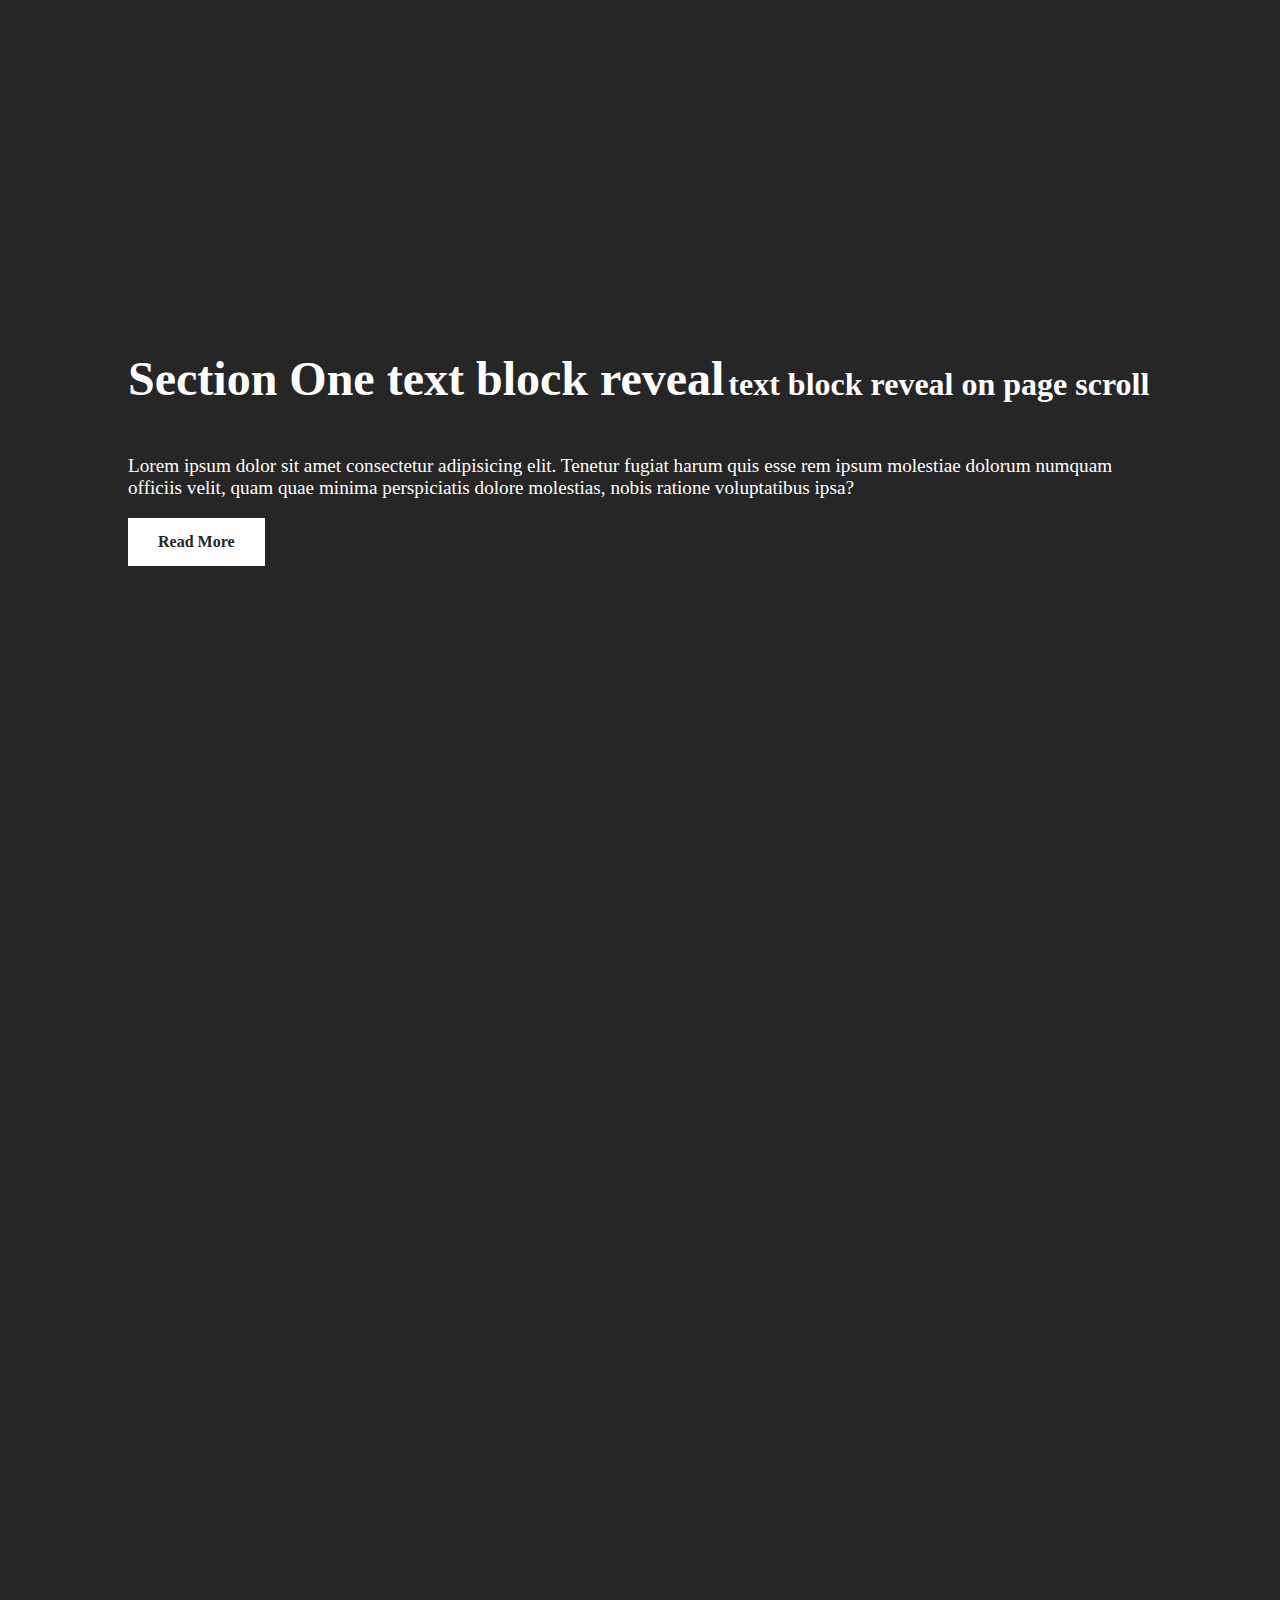
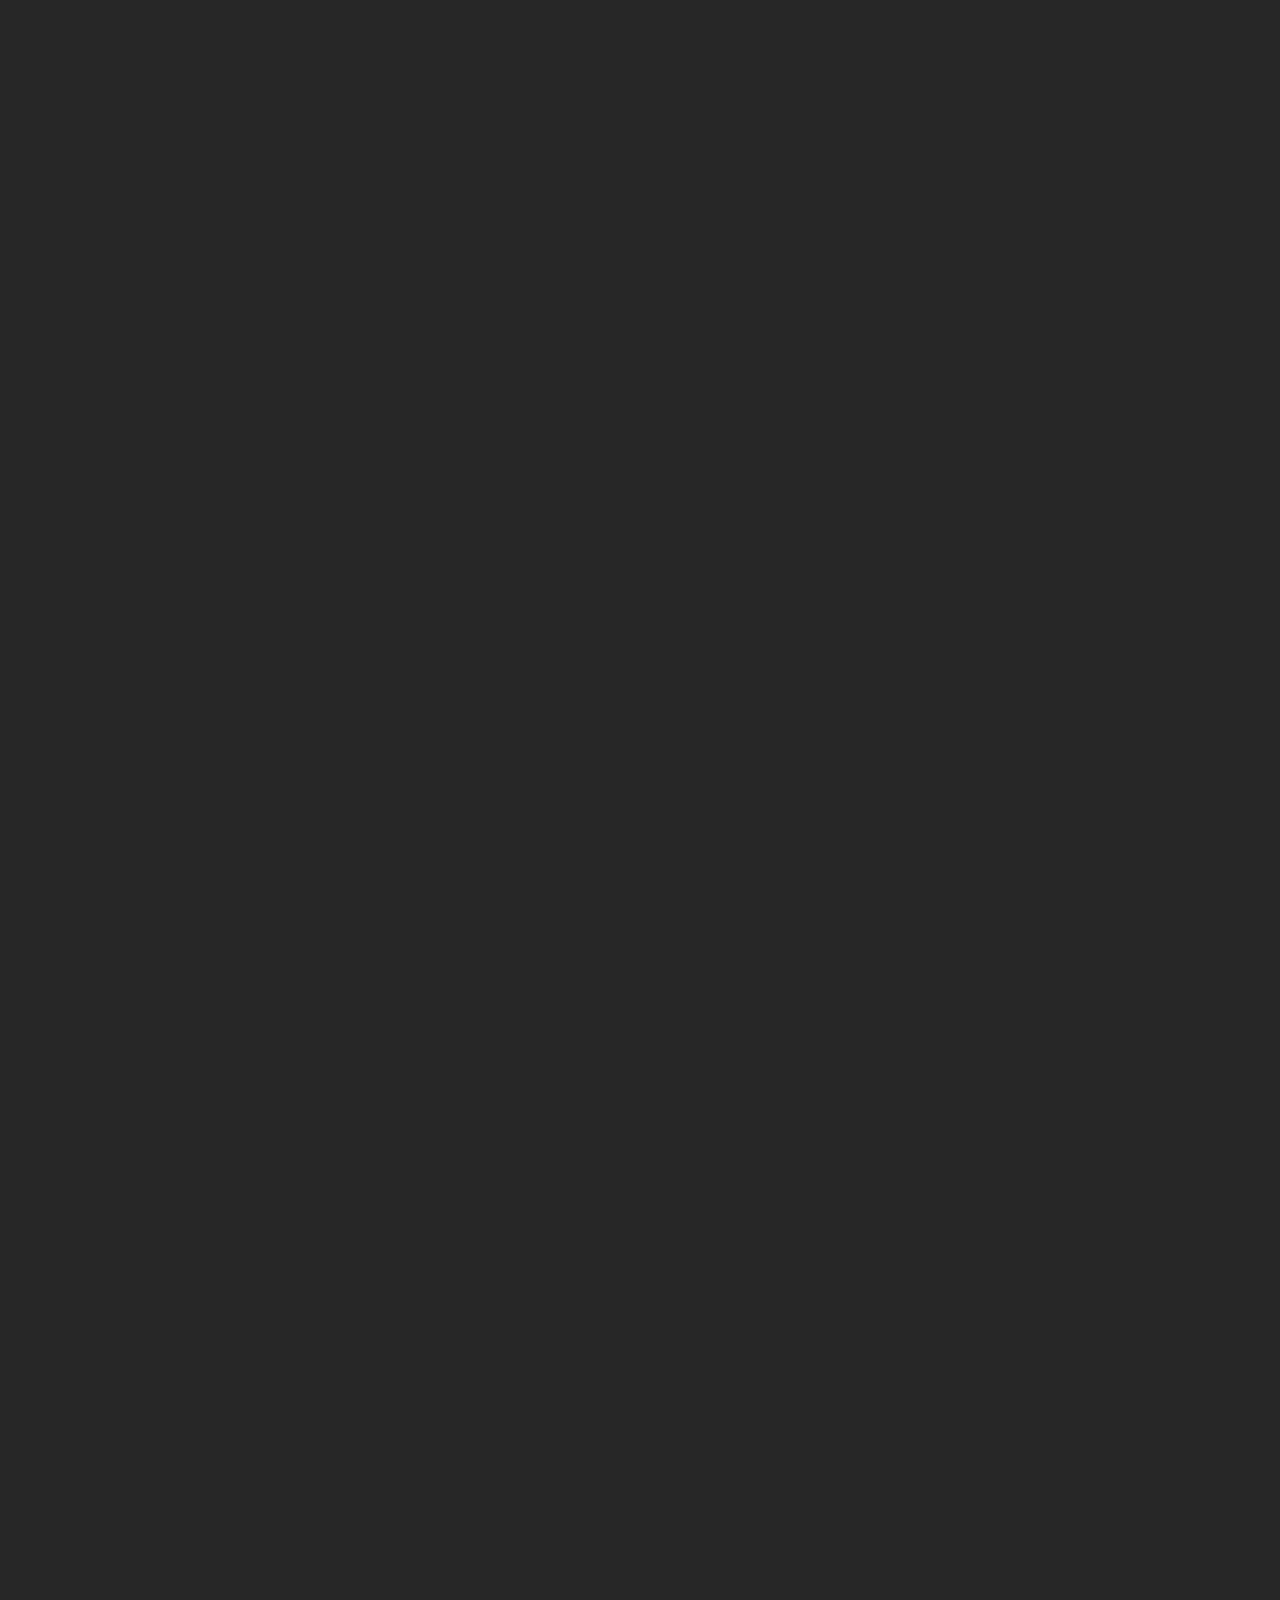
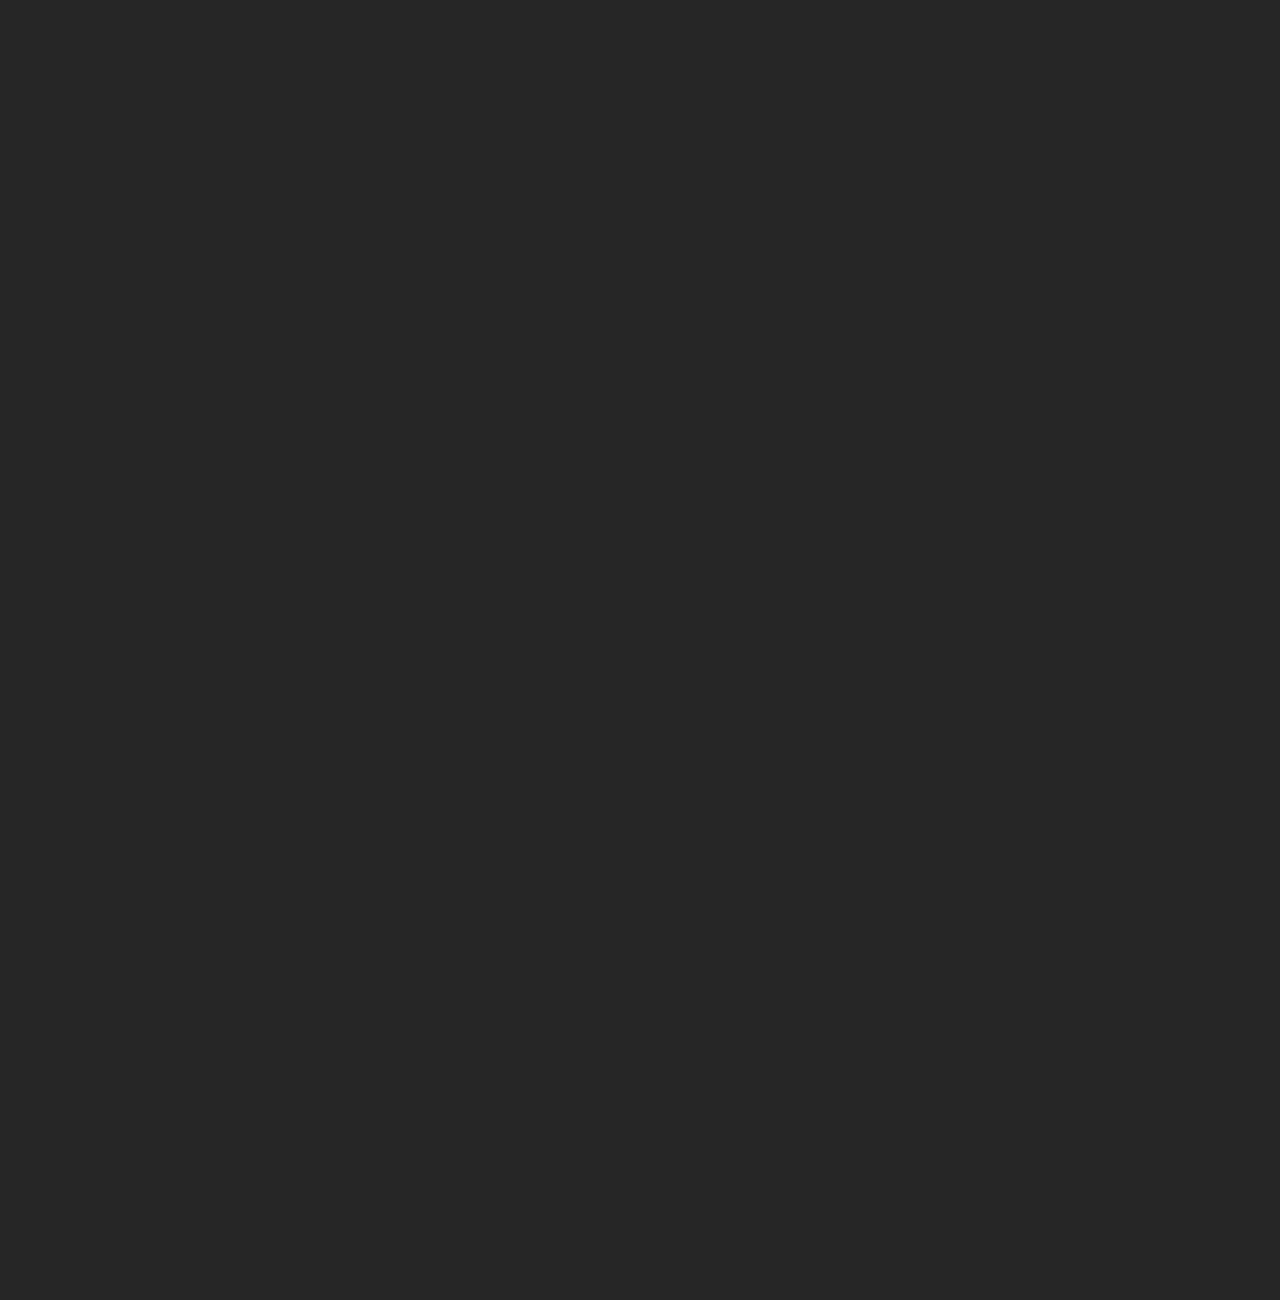
<file: Final Approach/Administration/index.html>
<!DOCTYPE html>
<html lang="en">
<head>
    <meta charset="UTF-8">
    <meta http-equiv="X-UA-Compatible" content="IE=edge">
    <meta name="viewport" content="width=device-width, initial-scale=1.0">
    <title>Administration</title>
    <link rel="stylesheet" href="./style.css">
</head>
<body>
    <section>
        <div class="content">
            <h2>Section One text block reveal</h2>
            <h3>text block reveal on page scroll</h3>
            <p>Lorem ipsum dolor sit amet consectetur adipisicing elit. Tenetur fugiat harum quis esse rem ipsum molestiae dolorum numquam officiis velit, quam quae minima perspiciatis dolore molestias, nobis ratione voluptatibus ipsa?</p>
            <a href="#">Read More</a>
        </div>
    </section>

    <section>
        <div class="content">
            <h2>Section Two text block reveal</h2>
            <h3>text block reveal on page scroll</h3>
            <p>Lorem ipsum dolor sit amet consectetur adipisicing elit. Tenetur fugiat harum quis esse rem ipsum molestiae dolorum numquam officiis velit, quam quae minima perspiciatis dolore molestias, nobis ratione voluptatibus ipsa?</p>
            <a href="#">Read More</a>
        </div>
    </section>

    <section>
        <div class="content">
            <h2>Section Three text block reveal</h2>
            <h3>text block reveal on page scroll</h3>
            <p>Lorem ipsum dolor sit amet consectetur adipisicing elit. Tenetur fugiat harum quis esse rem ipsum molestiae dolorum numquam officiis velit, quam quae minima perspiciatis dolore molestias, nobis ratione voluptatibus ipsa?</p>
            <a href="#">Read More</a>
        </div>
    </section>

    <section>
        <div class="content">
            <h2>Section Four text block reveal</h2>
            <h3>text block reveal on page scroll</h3>
            <p>Lorem ipsum dolor sit amet consectetur adipisicing elit. Tenetur fugiat harum quis esse rem ipsum molestiae dolorum numquam officiis velit, quam quae minima perspiciatis dolore molestias, nobis ratione voluptatibus ipsa?</p>
            <a href="#">Read More</a>
        </div>
    </section>

    <section>
        <div class="content">
            <h2>Section Five text block reveal</h2>
            <h3>text block reveal on page scroll</h3>
            <p>Lorem ipsum dolor sit amet consectetur adipisicing elit. Tenetur fugiat harum quis esse rem ipsum molestiae dolorum numquam officiis velit, quam quae minima perspiciatis dolore molestias, nobis ratione voluptatibus ipsa?</p>
            <a href="#">Read More</a>
        </div>
    </section>

    <script src="./script.js"></script>

    <script type="text/javascript" >
        ScrollOut ({
            targets : 'h2,h3,p,a'
        })
    </script>

</body>
</html>
</file>
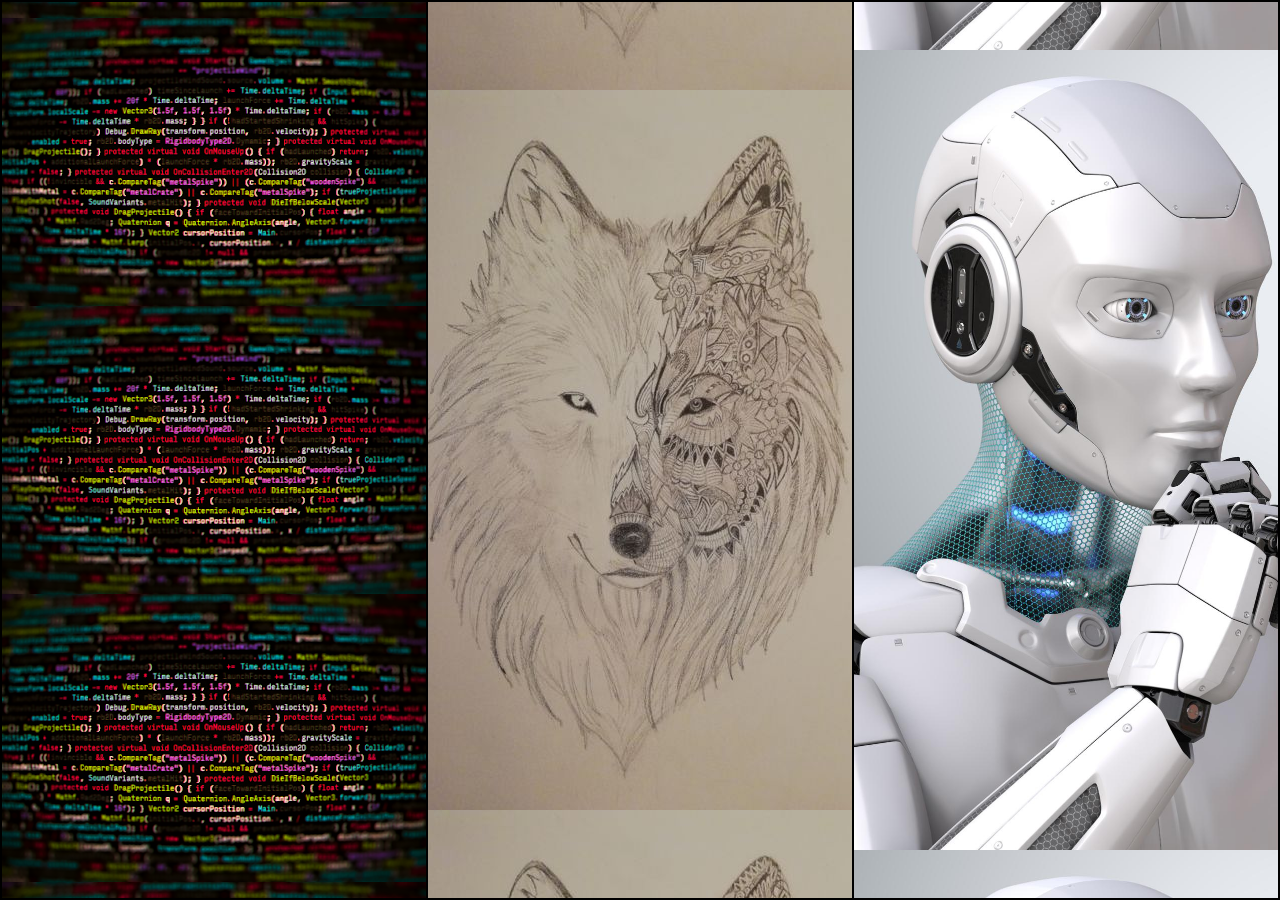
<file: Final Approach/Clubs/index.html>
<!DOCTYPE html>
<html lang="en">

<head>
    <meta charset="UTF-8">
    <meta http-equiv="X-UA-Compatible" content="IE=edge">
    <meta name="viewport" content="width=device-width, initial-scale=1.0">
    <title>Document</title>
    <link rel="stylesheet" href="style.css">
</head>

<body>
    <section>
        <div class="slide">
            <div class="content">
                <h2>CODING CLUB</h2>
                <p>Lorem ipsum dolor sit, amet consectetur adipisicing elit. Facere necessitatibus in quibusdam suscipit magni nisi deleniti, natus nostrum a, fugiat quaerat nihil veritatis, possimus numquam dicta cumque iste nobis! Quod?</p>
            </div>
        </div>

        <div class="slide">
            <div class="content">
                <h2>DRAWING CLUB</h2>
                <p>Lorem ipsum dolor sit, amet consectetur adipisicing elit. Facere necessitatibus in quibusdam suscipit magni nisi deleniti, natus nostrum a, fugiat quaerat nihil veritatis, possimus numquam dicta cumque iste nobis! Quod?</p>
            </div>
        </div>

        <div class="slide">
            <div class="content">
                <h2>ROBOT CLUB</h2>
                <p>Lorem ipsum dolor sit, amet consectetur adipisicing elit. Facere necessitatibus in quibusdam suscipit magni nisi deleniti, natus nostrum a, fugiat quaerat nihil veritatis, possimus numquam dicta cumque iste nobis! Quod?</p>
            </div>
        </div>
    </section>
</body>

</html>
</file>
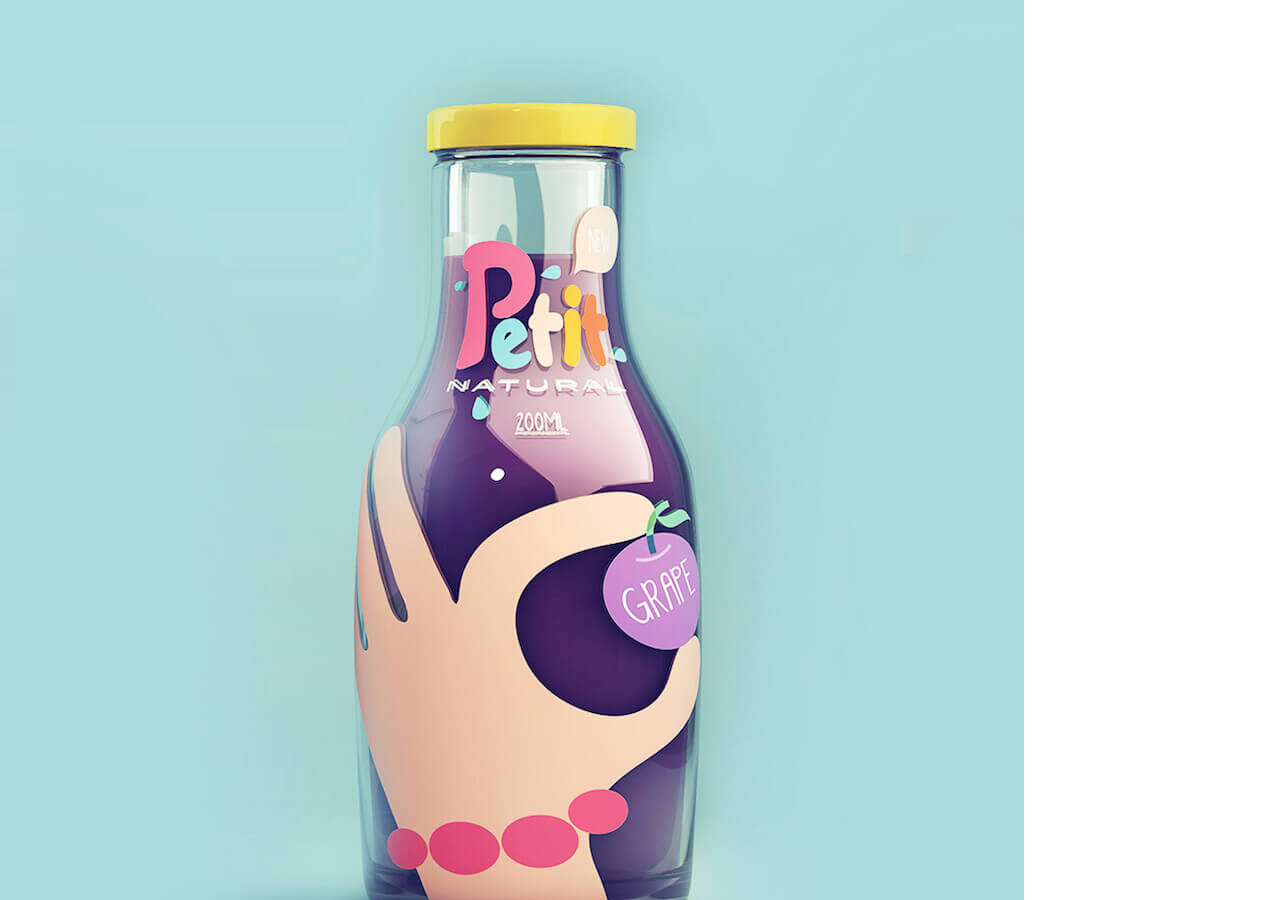
<file: Final Approach/HighestScore/index.html>
<!DOCTYPE html>
<html lang="en">

<head>
    <meta charset="UTF-8">
    <meta http-equiv="X-UA-Compatible" content="IE=edge">
    <meta name="viewport" content="width=device-width, initial-scale=1.0">
    <title>Document</title>
    <link rel="stylesheet" href="style.css">
</head>

<body>
    <div id="scratch"></div>
    <script src="https://code.jquery.com/jquery-2.2.4.js" integrity="sha256-iT6Q9iMJYuQiMWNd9lDyBUStIq/8PuOW33aOqmvFpqI=" crossorigin="anonymous"></script>
    <script src="../HighestScore/wScratchPad.min.js"></script>
    <script type="text/javascript">
        $('#scratch').wScratchPad({
            size: 100, // The size of the brush/scratch.
            bg: '001.jpeg', // Background (image path or hex color).
            fg: '#000' // Foreground (image path or hex color).
        });
    </script>
</body>

</html>
</file>
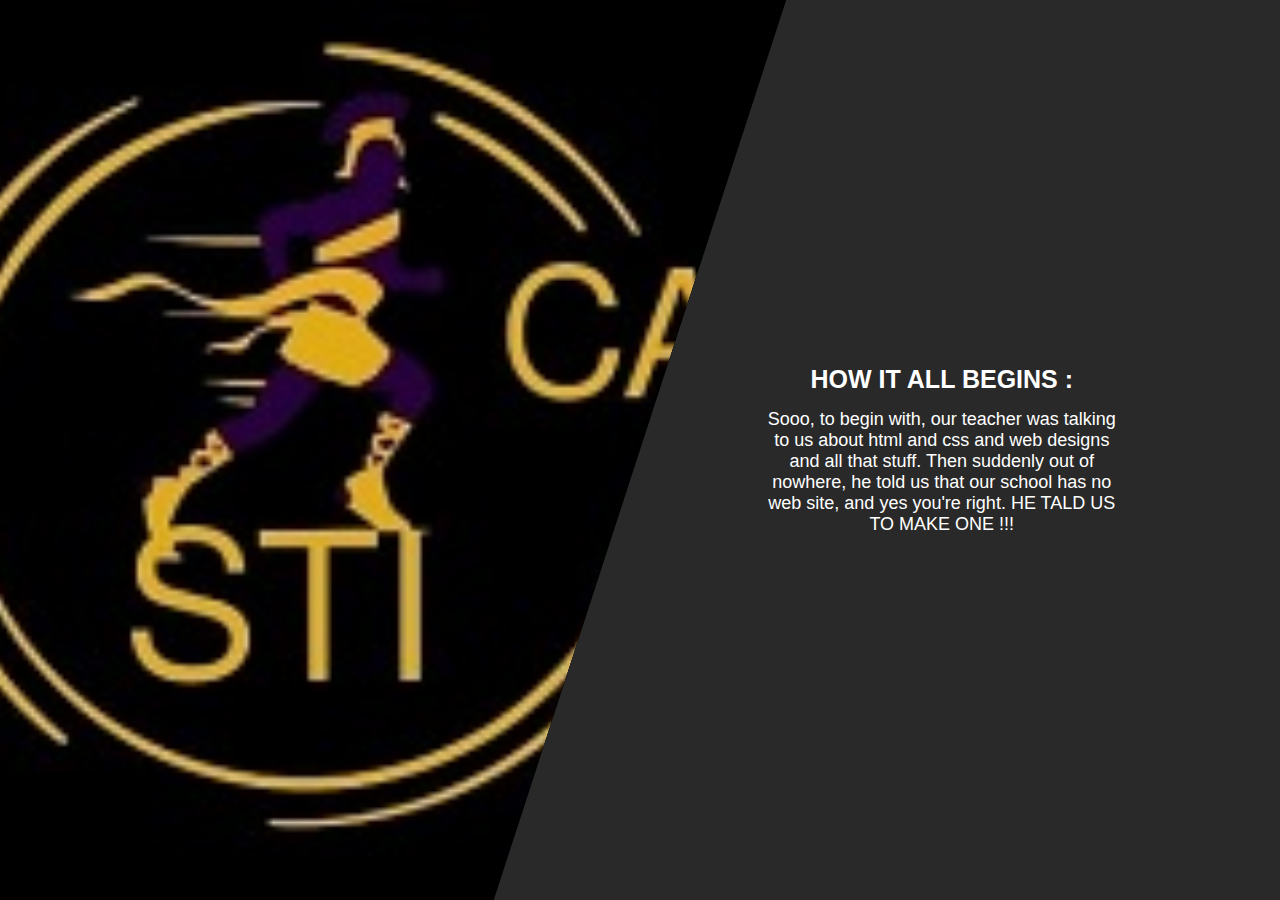
<file: Final Approach/history/index.html>
<!DOCTYPE html>
<html lang="en">
<head>
    <meta charset="UTF-8">
    <meta http-equiv="X-UA-Compatible" content="IE=edge">
    <meta name="viewport" content="width=device-width, initial-scale=1.0">
    <title>HHS's History</title>
    <link rel="stylesheet" href="./style.css">
    <link rel="stylesheet" href="./button.css">
</head>
<body>
    <div class="skw-pages">
        <div class="skw-page skw-page-1 active">
          <div class="skw-page__half skw-page__half--left">
              <div class="skw-page__skewed">
              <div class="skw-page__content"></div>
            </div>
        </div>
        <div class="skw-page__half skw-page__half--right">
            <div class="skw-page__skewed">
                <div class="skw-page__content">
                    <h2 class="skw-page__heading">How it all begins :</h2>
                    <p class="skw-page__description">Sooo, to begin with, our teacher was talking to us about html and css and web designs and all that stuff. Then suddenly out of nowhere, he told us that our school has no web site, and yes you're right. HE TALD US TO MAKE ONE !!!</p>
                </div>
            </div>
        </div>
    </div>
    <div class="skw-page skw-page-2">
        <div class="skw-page__half skw-page__half--left">
            <div class="skw-page__skewed">
                <div class="skw-page__content">
                    <h2 class="skw-page__heading">NANIIII ???</h2>
                    <p class="skw-page__description">You see the pic at the right, we were exactly like that, even some of us said that he's joking.. Turned out he wasn't. Sooo we managed to make it. Building a website is a completely a new concept for us, we made it peace by peace.</p>
                </div>
            </div>
        </div>
        <div class="skw-page__half skw-page__half--right">
            <div class="skw-page__skewed">
                <div class="skw-page__content"></div>
            </div>
        </div>
        </div>
        <div class="skw-page skw-page-3">
            <div class="skw-page__half skw-page__half--left">
                <div class="skw-page__skewed">
                    <div class="skw-page__content"></div>
                </div>
            </div>
            <div class="skw-page__half skw-page__half--right">
                <div class="skw-page__skewed">
                    <div class="skw-page__content">
                        <h2 class="skw-page__heading">Let's Dance</h2>
                        <p class="skw-page__description">Peace by peace, pic by pic, line by line, we managed to build it.. Well, it was a whole year work and i'm not kidding, Mr Akrem ordered us to make it i think in the first weeks of the year.. We published it now, at the year's end</p>
                    </div>
                </div>
            </div>
        </div>
        <div class="skw-page skw-page-4">
            <div class="skw-page__half skw-page__half--left">
                <div class="skw-page__skewed">
                    <div class="skw-page__content">
                        <h2 class="skw-page__heading">A whole new 'Language'</h2>
                        <p class="skw-page__description">As a 3rd year Computer Science students, we start to learn JavaScript, a language that is used for web design.. A it's a looooong shot. But hey, we're are not some normal students.. nooooo.. we're a team and we beat every challenge we face !!!</p>
                    </div>
                </div>
            </div>
            <div class="skw-page__half skw-page__half--right">
                <div class="skw-page__skewed">
                    <div class="skw-page__content"></div>
                </div>
            </div>
        </div>
        <div class="skw-page skw-page-5">
            <div class="skw-page__half skw-page__half--left">
                <div class="skw-page__skewed">
                    <div class="skw-page__content"></div>
                </div>
            </div>
            <div class="skw-page__half skw-page__half--right">
                <div class="skw-page__skewed">
                    <div class="skw-page__content">
                        <h2 class="skw-page__heading">Finallllyyy</h2>
                        <p class="skw-page__description">FYEWH !!! We finally published our project. It's really hard for us as students to make this site your discovering right now, what's more difficult is how we managed between our tests, our studies, our project, our teenagehood, some of us lost some of their family members, BUT INSPITE OF THAT, Y'ALL ARE FASCINATED BY THIS WORK !! </p>
                        <a id="mainPg" href="/mainPage/index.html"><span>Main Page</span></a>
                        <a id="teachers" href="#"><span></span><span></span><span></span><span></span>Teachers</a>
                        <a id="creators" href="#">Creators</a>
                    </div>
                </div>
            </div>
        </div>
    </div>
    
    
    <script src="https://code.jquery.com/jquery-3.3.1.js" integrity="sha256-2Kok7MbOyxpgUVvAk/HJ2jigOSYS2auK4Pfzbm7uH60=" crossorigin="anonymous"></script>
    
    <script>
        $(document).ready(function() {

        var curPage = 1;
        var numOfPages = $(".skw-page").length;
        var animTime = 1000;
        var scrolling = false;
        var pgPrefix = ".skw-page-";

        function pagination() {
            scrolling = true;

            $(pgPrefix + curPage).removeClass("inactive").addClass("active");
            $(pgPrefix + (curPage - 1)).addClass("inactive");
            $(pgPrefix + (curPage + 1)).removeClass("active");

            setTimeout(function() {
                scrolling = false;
            }, animTime);
        };

        function navigateUp() {
            if (curPage === 1) return;
            curPage--;
            pagination();
        };

        function navigateDown() {
            if (curPage === numOfPages) return;
            curPage++;
            pagination();
        };

        $(document).on("mousewheel DOMMouseScroll", function(e) {
        if (scrolling) return;
        if (e.originalEvent.wheelDelta > 0 || e.originalEvent.detail < 0) {
            navigateUp();
        } else { 
            navigateDown();
        }
        });

        $(document).on("keydown", function(e) {
            if (scrolling) return;
            if (e.which === 38) {
                navigateUp();
            } else if (e.which === 40) {
                navigateDown();
            }
        });

        });
    </script>
    
</body>
</html>
</file>
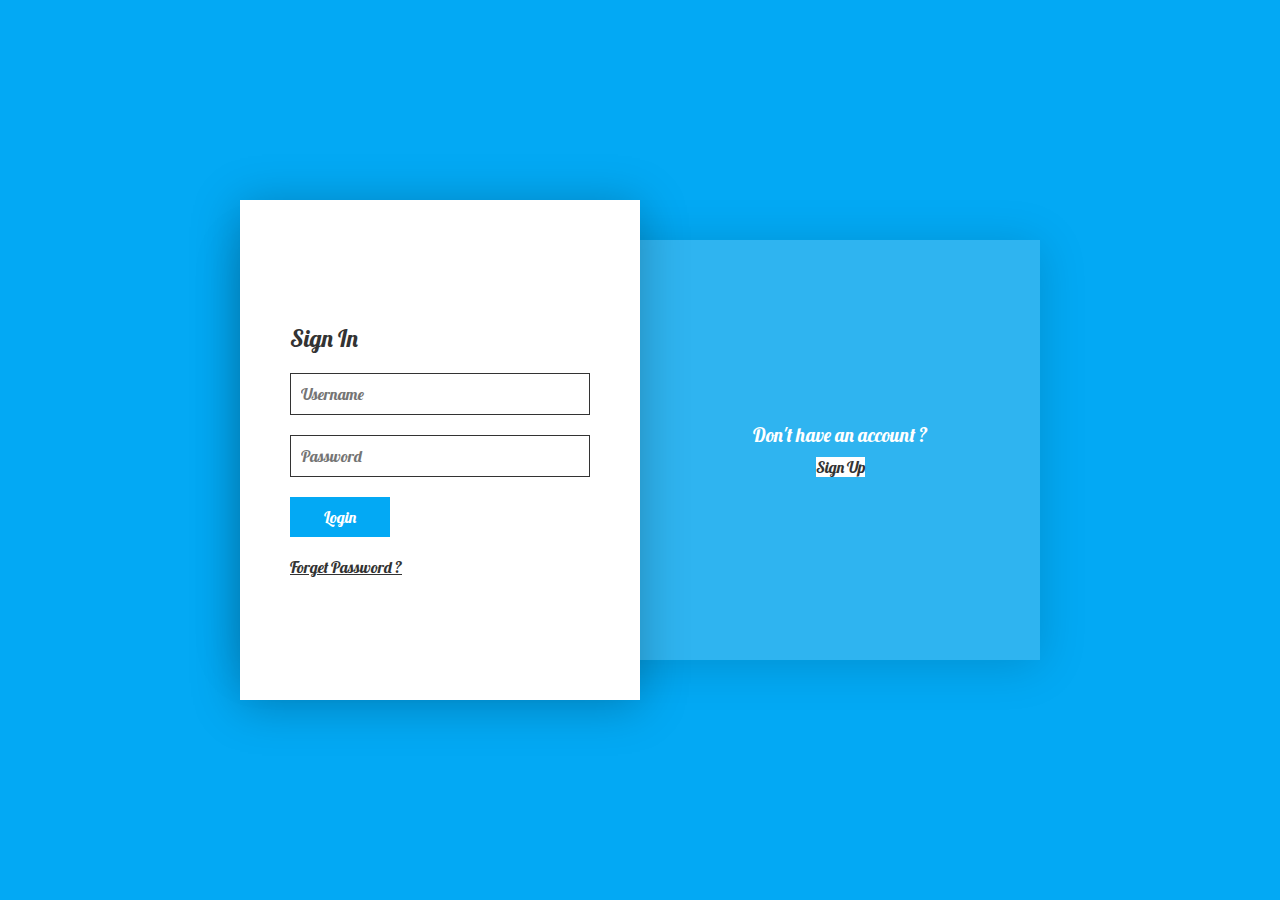
<file: Final Approach/SignIn/index.html>
<!DOCTYPE html>
<html lang="en">

<head>
    <meta charset="UTF-8">
    <meta http-equiv="X-UA-Compatible" content="IE=edge">
    <meta name="viewport" content="width=device-width, initial-scale=1.0">
    <title>Document</title>
    <link rel="stylesheet" href="style.css">
</head>

<body>
    <div class="container">
        <div class="blueBg">
            <div class="box signin">
                <h2>Already have an account ?</h2>
                <button class="signinBtn">Sign In</button>
            </div>

            <div class="box signup">
                <h2>Don't have an account ?</h2>
                <button class="signupBtn">Sign Up</button>
            </div>
        </div>

        <div class="formBx">
            <div class="form signinForm">
                <form>
                    <h3>Sign In</h3>
                    <input type="text" placeholder="Username">
                    <input type="password" placeholder="Password">
                    <input type="submit" value="Login">
                    <a href="#" class="forgot">Forget Password ?</a>
                </form>
            </div>

            <div class="form signupForm">
                <form>
                    <h3>Sign Up</h3>
                    <input type="text" placeholder="Username">
                    <input type="text" placeholder="Email Address">
                    <input type="password" placeholder="Password">
                    <input type="password" placeholder="Confirm Password">
                    <input type="submit" value="Register">
                </form>
            </div>
        </div>
    </div>

    <script src="../SignIn/main.js"></script>
</body>

</html>
</file>
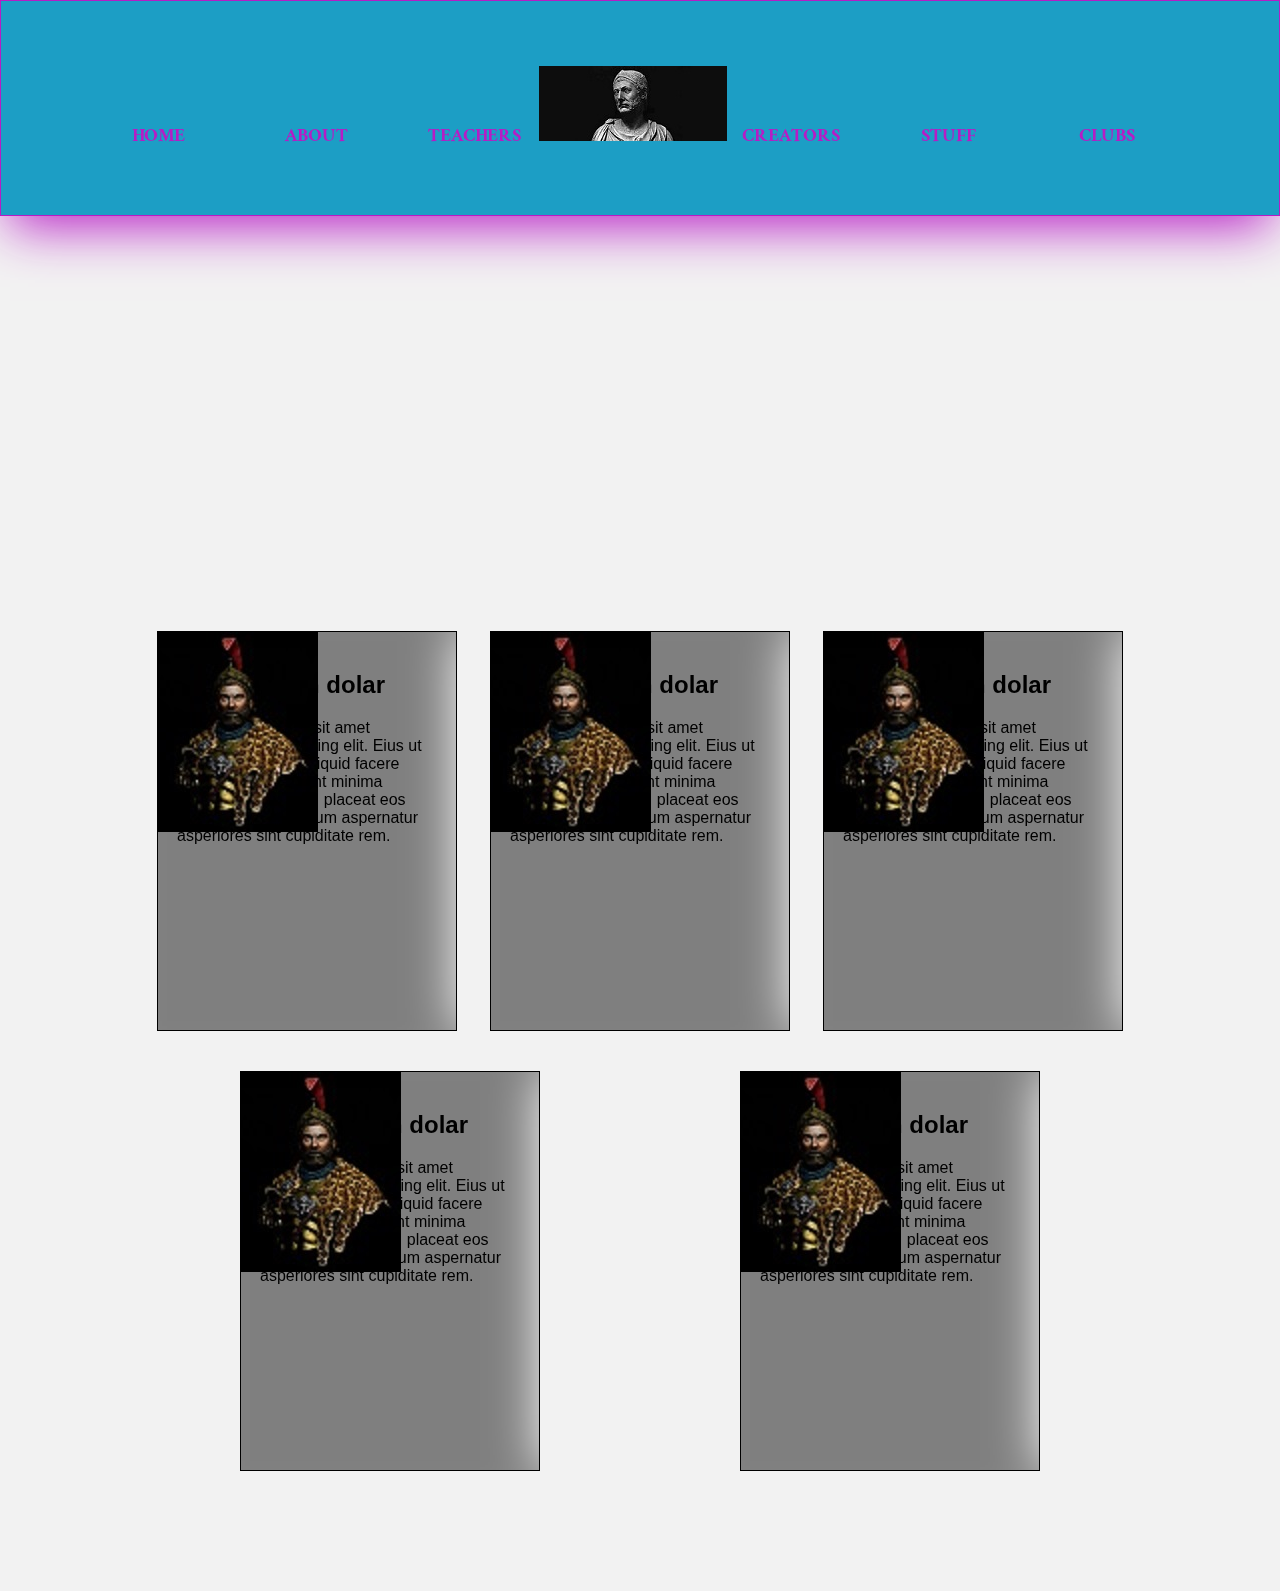
<file: Final Approach/Teachers/index.html>
<!DOCTYPE html>
<html lang="en">
<head>
    <meta charset="UTF-8">
    <meta http-equiv="X-UA-Compatible" content="IE=edge">
    <meta name="viewport" content="width=device-width, initial-scale=1.0">
    <title>Document</title>
    <link rel="stylesheet" href="style.css">
    <link rel="stylesheet" href="./header.css">
    <link rel="stylesheet" href="./title.css">
</head>
<body>

    <header class="nav-1">
        <nav>
            <a href="" class="item">
                <div class="linktext">HOME</div>
            </a>
            
            <a href="" class="item">
                <div class="linktext">ABOUT</div>
            </a>

            <a href="" class="item">
                <div class="linktext">TEACHERS</div>
            </a>
            
            <a href="" class="item">
                <div class=" logo" ><img src="./s3i-logo.jpg" alt=""></div>
            </a>
            
            <a href="" class="item">
                <div class="linktext">CREATORS</div>
            </a>
            
            <a href="" class="item">
                <div class="linktext">STUFF</div>
            </a>
            
            <a href="" class="item">
                <div class="linktext">CLUBS</div>
            </a>
        </nav>
    </header><br>

    <h1 id="title">
        <span style="--i:1;" >T</span>
        <span style="--i:2;" >e</span>
        <span style="--i:3;" >a</span>
        <span style="--i:4;" >c</span>
        <span style="--i:5;" >h</span>
        <span style="--i:6;" >e</span>
        <span style="--i:7;" >r</span>
        <span style="--i:8;" >s</span>
    </h1>

    <div class="container">
        <div class="card">
            <div class="imgBox">
                <img src="../Teachers/han.jpg" alt="" srcset="">
            </div>
            <div class="details">
                <h2>lorem ipsum dolar</h2>
                <p>Lorem ipsum dolor sit amet consectetur adipisicing elit. Eius ut deleniti sit, culpa, aliquid facere voluptatibus nesciunt minima numquam similique, placeat eos fugit voluptatum? Cum aspernatur asperiores sint cupiditate rem.</p>
            </div>
        </div>

        <div class="card">
            <div class="imgBox">
                <img src="../Teachers/han.jpg" alt="" srcset="">
            </div>
            <div class="details">
                <h2>lorem ipsum dolar</h2>
                <p>Lorem ipsum dolor sit amet consectetur adipisicing elit. Eius ut deleniti sit, culpa, aliquid facere voluptatibus nesciunt minima numquam similique, placeat eos fugit voluptatum? Cum aspernatur asperiores sint cupiditate rem.</p>
            </div>
        </div>

        <div class="card">
            <div class="imgBox">
                <img src="../Teachers/han.jpg" alt="" srcset="">
            </div>
            <div class="details">
                <h2>lorem ipsum dolar</h2>
                <p>Lorem ipsum dolor sit amet consectetur adipisicing elit. Eius ut deleniti sit, culpa, aliquid facere voluptatibus nesciunt minima numquam similique, placeat eos fugit voluptatum? Cum aspernatur asperiores sint cupiditate rem.</p>
            </div>
        </div>

        <div class="card">
            <div class="imgBox">
                <img src="../Teachers/han.jpg" alt="" srcset="">
            </div>
            <div class="details">
                <h2>lorem ipsum dolar</h2>
                <p>Lorem ipsum dolor sit amet consectetur adipisicing elit. Eius ut deleniti sit, culpa, aliquid facere voluptatibus nesciunt minima numquam similique, placeat eos fugit voluptatum? Cum aspernatur asperiores sint cupiditate rem.</p>
            </div>
        </div>

        <div class="card">
            <div class="imgBox">
                <img src="../Teachers/han.jpg" alt="" srcset="">
            </div>
            <div class="details">
                <h2>lorem ipsum dolar</h2>
                <p>Lorem ipsum dolor sit amet consectetur adipisicing elit. Eius ut deleniti sit, culpa, aliquid facere voluptatibus nesciunt minima numquam similique, placeat eos fugit voluptatum? Cum aspernatur asperiores sint cupiditate rem.</p>
            </div>
        </div>
    </div>
</body>
</html>
</file>
<file: Final Approach/Administration/style.css>
body {
    margin: 0;
    padding: 0;
    font-family: consolas;
}

section {
    position: relative;
    width: 100%;
    height: 100vh;
    display: flex;
    justify-content: center;
    align-items: center;
    background: #262626;
    color: #fff;
}

section .content {
    max-width: 80%;
}

section .content h2 {
    position: relative;
    margin: 0;
    padding: 0;
    display: inline-block;
    font-size: 3em;
    transition: 0.5s;
    transform-origin: left;
    transform: scaleX(0);
}

section .content h2[data-scroll = 'in'] {
    transform: scaleX(1);
}

section .content h2::before {
    content: '';
    position: absolute;
    top: 0;
    left: 0;
    width: 100%;
    height: 100%;
    background: #e02bff;
    transform-origin: right;
    transition: 0.5s;
}

section .content h2[data-scroll = 'in']::before {
    transform: scaleX(0);
    transition-delay: 0.5s;
}

section .content h3 {
    position: relative;
    margin: 50 0 0;
    padding: 0;
    display: inline-block;
    font-size: 2em;
    transition: 0.5s;
    transform-origin: right;
    transform: scaleX(0);
}

section .content h3[data-scroll = 'in'] {
    transform: scaleX(1);
    transition-delay : 1s;
}

section .content h3::before {
    content: '';
    position: absolute;
    top: 0;
    left: 0;
    width: 100%;
    height: 100%;
    background: #ffeb3b;
    transform-origin: left;
    transition: 0.5s;
}

section .content h3[data-scroll = 'in']::before {
    transform: scaleX(0);
    transition-delay : 1.5s;
}

section .content p {
    font-size: 1.2em;
    transition: 1s;
    opacity: 0;
}

section .content p[data-scroll='in'] {
    opacity: 1;
    transition-delay: 1s;
}

section .content a {
    position: relative;
    background: #fff;
    color: #262626;
    padding: 15px 30px;
    font-size: 16px;
    display: inline-block;
    text-decoration: none;
    font-weight: 700;
    transition: 1s;
    transform: translateX(100px);
    opacity: 0;
}

section .content a[data-scroll='in'] {
    transform: translateX(0);
    transition-delay: 1s;
    opacity: 1;
}
</file>
<file: Final Approach/Clubs/style.css>
@import url('https://fonts.googleapis.com/css2?family=Sofadi+One&display=swap');
* {
    margin: 0;
    padding: 0;
    box-sizing: border-box;
    font-family: 'Sofadi One', cursive;
}

section {
    position: absolute;
    width: 100%;
    height: 100vh;
    display: flex;
    border: 2px solid #000;
}

section .slide {
    position: relative;
    background: #0f0;
    height: 100%;
    flex: 1;
    border-right: 2px solid #000;
    overflow: hidden;
    transition: 0.5s ease-in-out;
}

section .slide:last-child {
    border-right: none;
}

section .slide:hover {
    flex-grow: 5;
    /*he4i hiya li tkabir*/
}

section .slide:nth-child(1) {
    background: url('../Clubs/coding.png');
    background-position: center center;
}

section .slide:nth-child(2) {
    background: url('../Clubs/drawing.jpg');
    background-position: center center;
}

section .slide:nth-child(3) {
    background: url('../Clubs/robot.png');
    background-position: center center;
}

section .slide .content {
    position: absolute;
    bottom: 0;
    margin: 40px;
    padding: 30px;
    background: #000;
    color: #fff;
    visibility: hidden;
    opacity: 0;
    transition: 0;
    transform: translateY(100px);
}

section .slide:hover .content {
    visibility: visible;
    opacity: 1;
    transition: 0.5s;
    transition-delay: 0.5s;
    transform: translateY(0);
}
</file>
<file: Final Approach/HighestScore/style.css>
* {
    margin: 0;
    padding: 0;
}

#scratch {
    position: relative;
    width: 100%;
    height: 100vh;
    background: url('../HighestScore/001.jpg') no-repeat;
}
</file>
<file: Final Approach/history/style.css>
*, *:before, *:after {
    box-sizing: border-box;
    margin: 0;
    padding: 0;
}
body {
    background: #15181a;
    font-family: 'Open Sans', Helvetica, Arial, sans-serif;
}
.skw-pages {
    overflow: hidden;
    position: relative;
    height: 100vh;
}
.skw-page {
    position: absolute;
    left: 0;
    top: 0;
    width: 100%;
}
.skw-page__half {
    position: absolute;
    top: 0;
    width: 50%;
    height: 100vh;
    transition: transform 1s;
}
.skw-page__half--left {
    left: 0;
    transform: translate3d(-32.4vh, 100%, 0);
}
.skw-page__half--right {
    left: 50%;
    transform: translate3d(32.4vh, -100%, 0);
}
.skw-page.active .skw-page__half {
    transform: translate3d(0, 0, 0);
}
.skw-page__skewed {
    overflow: hidden;
    position: absolute;
    top: 0;
    width: 140%;
    height: 100%;
    transform: skewX(-18deg);
    background: #000;
}
.skw-page__half--left .skw-page__skewed {
    left: -40%;
}
.skw-page__half--right .skw-page__skewed {
    right: -40%;
}
.skw-page__content {
    display: flex;
    align-items: center;
    justify-content: center;
    flex-flow: column wrap;
    position: absolute;
    left: 0;
    top: 0;
    width: 100%;
    height: 100%;
    padding: 0 30%;
    color: #fff;
    transform: skewX(18deg);
    transition: transform 1s, opacity 1s;
    background-size: cover;
}
.skw-page__half--left .skw-page__content {
    padding-left: 30%;
    padding-right: 30%;
    transform-origin: 100% 0;
}
.skw-page__half--right .skw-page__content {
    padding-left: 30%;
    padding-right: 30%;
    transform-origin: 0 100%;
}
.skw-page.inactive .skw-page__content {
    opacity: 0.5;
    transform: skewX(18deg) scale(0.95);
}
.skw-page__heading {
    margin-bottom: 15px;
    text-transform: uppercase;
    font-size: 25px;
    text-align: center;
}
.skw-page__description {
    font-size: 18px;
    text-align: center;
}
.skw-page__link {
    color: #ffa0a0;
}
.skw-page-1 .skw-page__half--left .skw-page__content {
    background-image: url(./s3i-logo.jpg);
}
.skw-page-1 .skw-page__half--right .skw-page__content {
    background: #292929;
}
.skw-page-2 .skw-page__half--left .skw-page__content {
    background: #292929;
}
.skw-page-2 .skw-page__half--right .skw-page__content {
    background-image: url(./nani.jpg);
}
.skw-page-3 .skw-page__half--left .skw-page__content {
    background-image: url(./html.jpg);
}
.skw-page-3 .skw-page__half--right .skw-page__content {
    background: #292929;
}
.skw-page-4 .skw-page__half--left .skw-page__content {
    background: #292929;
}
.skw-page-4 .skw-page__half--right .skw-page__content {
    background-image: url(./js.jpg);
}
.skw-page-5 .skw-page__half--left .skw-page__content {
    background-image: url('https://s3-us-west-2.amazonaws.com/s.cdpn.io/142996/img-test.jpg');
}
.skw-page-5 .skw-page__half--right .skw-page__content {
    background: #292929;
}
</file>
<file: Final Approach/history/button.css>
#mainPg {
    margin-top: 5px;
    position: relative;
    display: inline-block;
    padding: 15px 30px;
    border: 2px solid #111;
    text-transform: uppercase;
    color: #111;
    text-decoration: none;
    font-weight: 600;
    font-size: 1.2em;
}

#mainPg:before {
    content: '';
    position: absolute;
    top: 6px;
    left: -2px;
    width: calc(100% + 4px);
    height: calc(100% - 12px);
    background: #292929;
    transition: 0.5s ease-in-out ;
    transition-delay: 0.5s;
    transform: scaleY(1);
}

#mainPg:hover:before {
    transform: scaleY(0);
}

#mainPg:after {
    content: '';
    position: absolute;
    left: 6px;
    top: -2px;
    height: calc(100% + 4px);
    width: calc(100% - 12px);
    background: #292929;
    transition: 0.5s ease-in-out ;
    transform: scaleX(1);
}

#mainPg:hover:after {
    transform: scaleX(0);
}

#mainPg span {
    position: relative;
    z-index: 3;
}

/*********************************/

#teachers {
    margin-top: 5px;
    position: relative;
    display: inline-block;
    padding: 15px 30px;
    color: #2196f3;
    text-transform: uppercase;
    letter-spacing: 4px;
    text-decoration: none;
    font-size: 1.2em;
    overflow: hidden;
    transition: 0.2s;
}

#teachers:hover {
    color: #255784;
    background: #2196f3;
    box-shadow: 0 0 10px #2196f3, 0 0 40px #2196f3, 0 0 80px #2196f3;
    transition-delay: 1s;
}

#teachers span {
    position: absolute;
    display: block;
}

#teachers span:nth-child(1) {
    top: 0;
    left: -100%;
    width: 100%;
    height: 2px;
    background: linear-gradient(90deg, transparent, #2196f3);
}

#teachers:hover span:nth-child(1) {
    left: 100%;
    transition: 1s;
}

#teachers span:nth-child(3) {
    bottom: 0;
    right: -100%;
    width: 100%;
    height: 2px;
    background: linear-gradient(270deg, transparent, #2196f3);
}

#teachers:hover span:nth-child(3) {
    right: 100%;
    transition: 1s;
    transition-delay: 0.5s;
}

#teachers span:nth-child(2) {
    top: -100%;
    right: 0;
    width: 2px;
    height: 100%;
    background: linear-gradient(180deg, transparent, #2196f3);
}

#teachers:hover span:nth-child(2) {
    top: 100%;
    transition: 1s;
    transition-delay: 0.25s;
}

#teachers span:nth-child(4) {
    bottom: -100%;
    left: 0;
    width: 2px;
    height: 100%;
    background: linear-gradient(360deg, transparent, #2196f3);
}

#teachers:hover span:nth-child(4) {
    bottom: 100%;
    transition: 1s;
    transition-delay: 0.75s;
}

/*************************/

#creators {
    position: relative;
    padding: 15px 30px;
    margin: 10px;
    background: #27022d;
    color: #fff;
    text-decoration: none;
    letter-spacing: 1px;
    border: 1px solid #000;
    transition: 0.5s;
    overflow: hidden;
}

#creators:hover {
    background: #a41ee9;
}

#creators::before {
    content: '';
    position: absolute;
    top: 0;
    left: -100%;
    width: 100%;
    height: 100%;
    background: linear-gradient(90deg,transparent,#fff,transparent);
    transition: 0.5s;
}

#creators:hover::before {
    left: 100%;
}
</file>
<file: Final Approach/SignIn/style.css>
@import url('https://fonts.googleapis.com/css2?family=Pushster&display=swap');
* {
    margin: 0;
    padding: 0;
    box-sizing: border-box;
    font-family: 'Pushster', cursive;
}

body {
    display: flex;
    justify-content: center;
    align-items: center;
    min-height: 100vh;
    background: #03a9f4;
    transition: 0.5s;
}

body.active {
    background: #f43648;
}

.container {
    position: relative;
    width: 800px;
    height: 500px;
    margin: 20px;
}

.blueBg {
    position: absolute;
    top: 40px;
    width: 100%;
    height: 420px;
    display: flex;
    justify-content: center;
    align-items: center;
    background: rgba(225, 225, 225, 0.2);
    box-shadow: 0 5px 45px rgba(0, 0, 0, 0.15);
}

.blueBg .box {
    position: relative;
    width: 50%;
    height: 100%;
    display: flex;
    justify-content: center;
    align-items: center;
    flex-direction: column;
}

.blueBg .box h2 {
    color: #fff;
    font-size: 1.2em;
    font-weight: 500;
    margin-bottom: 10px;
}

.blueBg .box button {
    cursor: pointer;
    padding: 10px 20;
    background: #fff;
    color: #333;
    font-size: 16px;
    font-weight: 500;
    border: none;
}

.formBx {
    position: absolute;
    top: 0;
    left: 0;
    width: 50%;
    height: 100%;
    background: #fff;
    z-index: 1000;
    display: flex;
    justify-content: center;
    align-items: center;
    box-shadow: 0 5px 45px rgba(0, 0, 0, 0.25);
    transition: 0.5s ease-in-out;
    overflow: hidden;
}

.formBx.active {
    left: 50%;
}

.formBx .form {
    position: absolute;
    left: 0;
    width: 100%;
    padding: 50px;
    transition: 0.5s;
}

.formBx .signinForm {
    transition-delay: 0.25s;
}

.formBx.active .signinForm {
    left: -100%;
    transition-delay: 0s;
}

.formBx .signupForm {
    transition-delay: 0s;
    left: 100%;
}

.formBx.active .signupForm {
    transition-delay: 0.25s;
    left: 0;
}

.formBx .form form {
    width: 100%;
    display: flex;
    flex-direction: column;
}

.formBx .form form h3 {
    font-size: 1.5em;
    color: #333;
    margin-bottom: 20px;
    font-weight: 500;
}

.formBx .form form input {
    width: 100%;
    margin-bottom: 20px;
    padding: 10px;
    outline: none;
    font-size: 16px;
    border: 1px solid #333;
}

.formBx .form form input[type="submit"] {
    background: #03a9f4;
    border: none;
    color: #fff;
    max-width: 100px;
    cursor: pointer;
}

.formBx.active .signupForm input[type='submit'] {
    background: #f43648;
}

.formBx .form form .forgot {
    color: #333;
}

@media (max-width :991px) {
    .container {
        max-width: 400px;
        height: 650px;
        display: flex;
        justify-content: center;
        align-items: center;
    }
    .container .blueBg {
        top: 0;
        height: 100%;
    }
    .formBx {
        width: 100%;
        height: 500px;
        top: 0;
        box-shadow: none;
    }
    .blueBg .box {
        position: absolute;
        width: 100%;
        height: 150px;
        bottom: 0;
    }
    .box.signin {
        top: 0;
    }
    .formBx.active {
        left: 0;
        top: 150px;
    }
}
</file>
<file: Final Approach/Teachers/style.css>
body{
    margin: 0;
    padding: 0;
    font-family:'Quicksand' ,sans-serif;
    background: #f2f2f2;
}

.container{
    max-width: 1000px;
    margin: 100px auto;
    display: flex;
    flex-wrap: wrap;
    justify-content: space-around;
}

.card{
    position: relative;
    margin: 20px 0;
    width: 300px;
    height: 400px;
    background: #fff;
    transform-style: preserve-3d;
    transform: perspective(2000px);
    transition: 1s;
    box-shadow: inset 300px 0 50px rgba(0, 0, 0, .5);
}

.card:hover{
    z-index: 1000;
    transform: perspective(2000px) rotate(-10deg);
    box-shadow: inset 20px 0 50px rgba(0, 0, 0, .5);
}

.card .imgBox{
    position: relative;
    width: 100%;
    height: 100%;
    border: 1px solid #000;
    box-sizing: border-box;
    transform-origin: left;
    z-index: 1;
    transition: 1s;
}

.card:hover .imgBox{
    transform: rotateY(-135deg);
}

.card .imgBox .img{
    position: absolute;
    top: 0;
    left: 0;
    width: 100%;
    height: 100%;
    object-fit: cover;
}

.card .details{
    position: absolute;
    top: 0;
    left: 0;
    box-sizing: border-box;
    padding: 20px;
}
</file>
<file: Final Approach/Teachers/header.css>
@import url('https://fonts.googleapis.com/css2?family=Ramaraja&display=swap');

header {
    margin-bottom: 100px;
    background: rgb(28, 158, 197);
    color: rgb(183, 28, 197);
    text-align: center;
    height: 10rem;
    max-height: 10rem;
    font-family: 'Ramaraja', serif;
}

.nav-1 nav {
    background: rgb(28, 158, 197);
    box-shadow: rgb(183, 28, 197) 0px 20px 50px -10px;
    backdrop-filter: blur(4px);
    border: 1.5px solid rgb(183, 28, 197);
    padding: 50px;
}

.nav-1 .item {
    position: relative;
    display: inline-block;
    width: 100px;
    height: 45px;
    padding-top: 15px;
    margin-left: 20px;
    margin-right: 35px;
    background: transparent;
    z-index: 2;
    color: rgb(183, 28, 197);
    text-decoration: none;
    text-transform: uppercase;
    transition: 0.3s case-in-out;

}

.nav-1 .item .logo {
    display: flex;
    justify-content: center;
    align-items: center;
}

.nav-1 .item:hover .linktext:before {
    opacity: 1;
    transition: 0.3s ease-in-out;
    transform: scale(0.7);
}

.nav-1 .linktext {
    font-size: 1.3em;
    width: 100px;
    text-align: center;
    position: relative;
    z-index: 2;
    color: rgb(183, 28, 197);
    text-decoration: none;
    font-family: 'Ramaraja', serif;
    transition: 0.3s ease-in-out;
}

.nav-1 .item .linktext:before {
    content: '';
    transform: scale(0.2);
    z-index: -1;
    transition: 0.3s ease-in-out;
    opacity: 0;
    position: absolute;
    top: -55.5px;
    left: -14px;
    height: 100px;
    width: 100px;
    background: none;
    border-radius: 100px;
    border-top: 15px solid rgb(183, 28, 197);
    border-bottom: 15px solid rgb(183, 28, 197);
    border-right: 15px solid transparent;
    border-left: 15px solid transparent;
}

.nav-1 .item:hover .linktext:not(.logo) {
    color: rgb(183, 28, 197);
    transform: scale(1.3);
}
</file>
<file: Final Approach/Teachers/title.css>
#title {
    display: flex;
    justify-content: center;
    align-items: center;
    color: transparent;
    font-size: 10vw;
}

#title span {
    animation: animate 3s linear infinite;
    animation-delay: calc(0.1s * var(--i));
}

@keyframes animate {
    0% {
        color: #fff;
        filter: blur(2px) hue-rotate(0deg);
        text-shadow: 0 0 10px #00b3ff,
        0 0 20px #00b3ff,
        0 0 40px #00b3ff,
        0 0 80px #00b3ff,
        0 0 120px #00b3ff;
    }

    30%,70% {
        color: #fff;
        filter: blur(2px) hue-rotate(360deg);
        text-shadow: 0 0 10px #00b3ff,
        0 0 20px #00b3ff,
        0 0 40px #00b3ff,
        0 0 80px #00b3ff,
        0 0 120px #00b3ff;
    }

    100% {
        color: transparent;
        border-style: none;
        filter: blur(2px) hue-rotate(0deg) ;
    }
}
</file>
